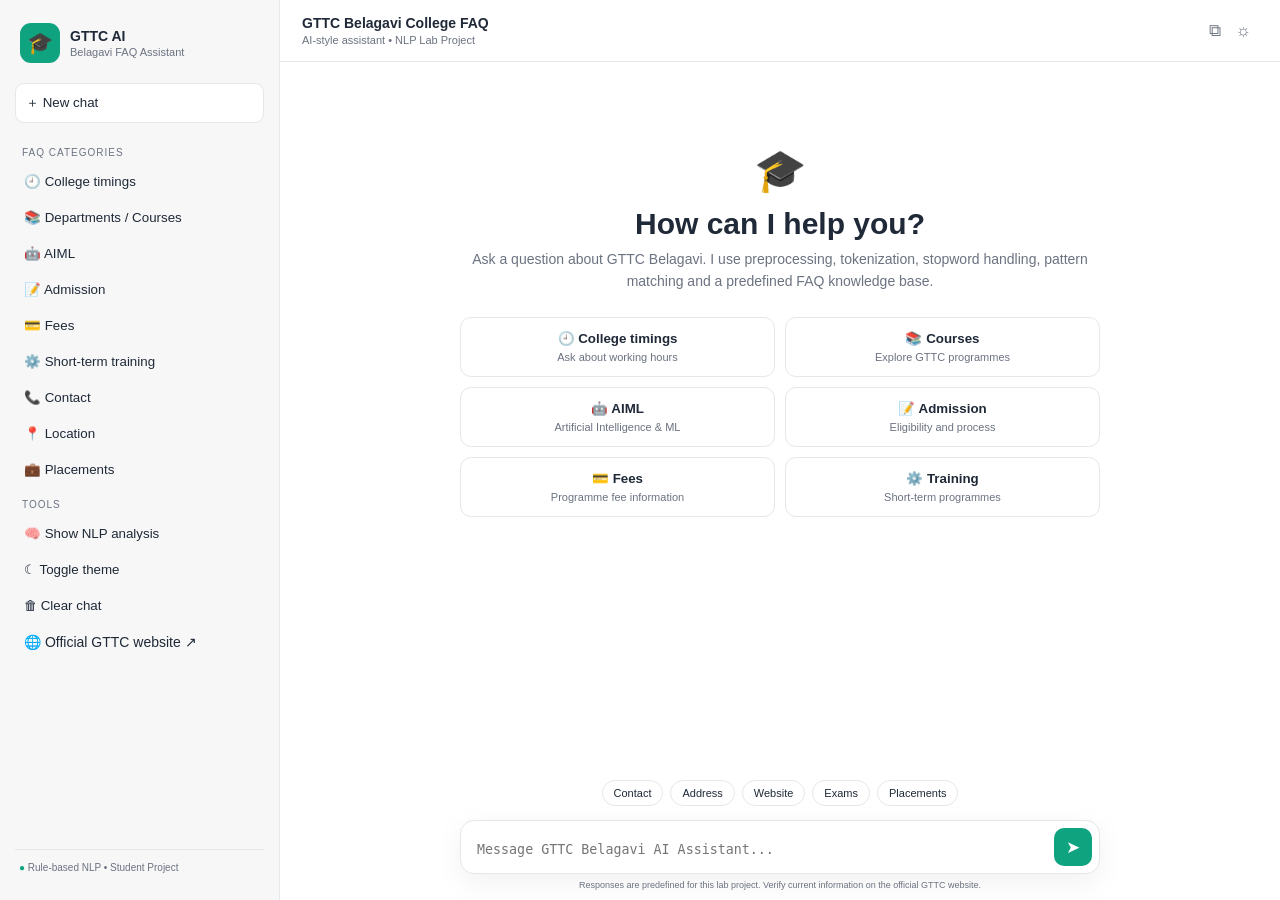
<file: GTTC_Belagavi_College_FAQ_Chatbot_CARD_UI (1)/GTTC_Belagavi_College_FAQ_Chatbot_Complete/index.html>
<!DOCTYPE html>
<html lang="en">
<head>
<meta charset="UTF-8">
<meta name="viewport" content="width=device-width, initial-scale=1.0">
<title>GTTC Belagavi • College FAQ AI</title>
<link rel="stylesheet" href="styles.css">
</head>
<body>
<div class="app">
<aside class="sidebar">
  <div class="brand"><div class="logo">🎓</div><div><b>GTTC AI</b><small>Belagavi FAQ Assistant</small></div></div>
  <button class="new" id="newChat">＋ New chat</button>
  <div class="label">FAQ CATEGORIES</div>
  <button class="nav" data-q="What are the college working hours?">🕘 College timings</button>
  <button class="nav" data-q="What departments and courses are available?">📚 Departments / Courses</button>
  <button class="nav" data-q="Tell me about AIML.">🤖 AIML</button>
  <button class="nav" data-q="How can I get admission?">📝 Admission</button>
  <button class="nav" data-q="What is the fee structure?">💳 Fees</button>
  <button class="nav" data-q="What short term courses are available?">⚙️ Short-term training</button>
  <button class="nav" data-q="How can I contact GTTC Belagavi?">📞 Contact</button>
  <button class="nav" data-q="Where is GTTC Belagavi located?">📍 Location</button>
  <button class="nav" data-q="Tell me about placements.">💼 Placements</button>
  <div class="label">TOOLS</div>
  <button class="nav" id="nlpBtn">🧠 Show NLP analysis</button>
  <button class="nav" id="themeBtn">☾ Toggle theme</button>
  <button class="nav" id="clearBtn">🗑 Clear chat</button>
  <a class="nav" target="_blank" href="https://gttc.karnataka.gov.in/9/belgaum/en">🌐 Official GTTC website ↗</a>
  <div class="sidefoot"><span>●</span> Rule-based NLP • Student Project</div>
</aside>

<main class="main">
<header>
  <div><div class="title">GTTC Belagavi College FAQ</div><div class="sub">AI-style assistant • NLP Lab Project</div></div>
  <div class="headbuttons"><button id="copyBtn">⧉</button><button id="theme2">☼</button></div>
</header>

<section class="chat" id="chat">
  <div class="welcome">
    <div class="hero">🎓</div>
    <h1>How can I help you?</h1>
    <p>Ask a question about GTTC Belagavi. I use preprocessing, tokenization, stopword handling, pattern matching and a predefined FAQ knowledge base.</p>
    <div class="cards">
      <button data-q="What are the college working hours?"><b>🕘 College timings</b><span>Ask about working hours</span></button>
      <button data-q="What courses are available?"><b>📚 Courses</b><span>Explore GTTC programmes</span></button>
      <button data-q="Tell me about AIML."><b>🤖 AIML</b><span>Artificial Intelligence & ML</span></button>
      <button data-q="How can I get admission?"><b>📝 Admission</b><span>Eligibility and process</span></button>
      <button data-q="What is the fee structure?"><b>💳 Fees</b><span>Programme fee information</span></button>
      <button data-q="What short term courses are available?"><b>⚙️ Training</b><span>Short-term programmes</span></button>
    </div>
  </div>
</section>

<div class="chips">
 <button data-q="What is the contact number?">Contact</button>
 <button data-q="What is the GTTC address?">Address</button>
 <button data-q="What is the website?">Website</button>
 <button data-q="What are the exam timings?">Exams</button>
 <button data-q="Tell me about placements.">Placements</button>
</div>

<div class="composer">
 <textarea id="input" rows="1" placeholder="Message GTTC Belagavi AI Assistant..."></textarea>
 <button id="send">➤</button>
</div>
<div class="note">Responses are predefined for this lab project. Verify current information on the official GTTC website.</div>
</main>

<div class="analysis-panel" id="analysis">
 <div class="analysis-head"><b>🧠 NLP Analysis</b><button id="closeAnalysis">×</button></div>
 <div id="analysisBody">Ask a question to see tokenization, stopword removal, intent and sentiment.</div>
</div>
</div>
<script src="app.js"></script>
</body>
</html>
</file>
<file: GTTC_Belagavi_College_FAQ_Chatbot_CARD_UI (1)/GTTC_Belagavi_College_FAQ_Chatbot_Complete/styles.css>
*{box-sizing:border-box} :root{--bg:#fff;--side:#f7f7f8;--panel:#fff;--text:#1f2937;--muted:#6b7280;--border:#e5e7eb;--accent:#10a37f;--soft:#f3f4f6;--shadow:0 8px 30px rgba(0,0,0,.06)} body.dark{--bg:#212121;--side:#171717;--panel:#212121;--text:#ececec;--muted:#a1a1aa;--border:#3b3b3b;--accent:#19c37d;--soft:#2f2f2f;--shadow:none}body{margin:0;background:var(--bg);color:var(--text);font:14px Inter,Segoe UI,Arial,sans-serif;height:100vh;overflow:hidden}.app{display:flex;height:100vh}.sidebar{width:280px;background:var(--side);border-right:1px solid var(--border);padding:15px;display:flex;flex-direction:column;gap:5px}.brand{display:flex;align-items:center;gap:10px;padding:8px 5px 15px}.logo{width:40px;height:40px;border-radius:11px;background:var(--accent);display:grid;place-items:center;font-size:21px}.brand b{display:block}.brand small{display:block;color:var(--muted);font-size:11px;margin-top:2px}.new{border:1px solid var(--border);background:var(--panel);color:var(--text);border-radius:9px;padding:10px;text-align:left;cursor:pointer;margin-bottom:10px}.label{font-size:10px;color:var(--muted);letter-spacing:.1em;margin:9px 7px 3px}.nav{border:0;background:transparent;color:var(--text);padding:8px 9px;border-radius:8px;text-align:left;cursor:pointer;text-decoration:none}.nav:hover{background:var(--soft)}.sidefoot{margin-top:auto;border-top:1px solid var(--border);padding:12px 4px;color:var(--muted);font-size:10px}.sidefoot span{color:var(--accent)}.main{flex:1;display:flex;flex-direction:column;min-width:0;position:relative}header{height:62px;border-bottom:1px solid var(--border);display:flex;align-items:center;justify-content:space-between;padding:0 22px;background:var(--panel)}.title{font-weight:750}.sub{font-size:11px;color:var(--muted);margin-top:3px}.headbuttons button{border:0;background:transparent;color:var(--muted);font-size:17px;padding:7px;cursor:pointer}.chat{flex:1;overflow-y:auto;padding:30px max(18px,calc((100vw - 920px)/2))}.welcome{text-align:center;max-width:850px;margin:6vh auto 0}.hero{font-size:42px}.welcome h1{font-size:30px;margin:12px 0 7px}.welcome p{color:var(--muted);line-height:1.6;max-width:700px;margin:0 auto 24px}.cards{display:grid;grid-template-columns:1fr 1fr;gap:10px;text-align:left}.cards button{border:1px solid var(--border);background:var(--panel);color:var(--text);border-radius:11px;padding:13px;cursor:pointer}.cards button:hover{border-color:var(--accent)}.cards b,.cards span{display:block}.cards span{color:var(--muted);font-size:11px;margin-top:5px}.msg{display:flex;gap:12px;max-width:850px;margin:0 auto 25px}.avatar{width:30px;height:30px;border-radius:8px;display:grid;place-items:center;flex:none;font-size:11px;font-weight:700}.uav{background:#64748b;color:#fff}.bav{background:var(--accent);color:#fff}.role{font-size:11px;font-weight:700;margin-bottom:5px}.text{line-height:1.65;white-space:pre-wrap}.source{margin-top:10px;padding:9px;border:1px solid var(--border);border-radius:8px;color:var(--muted);font-size:11px;background:var(--panel)}.source a{color:var(--accent);text-decoration:none}.course{border:1px solid var(--border);border-radius:10px;padding:10px;margin:8px 0;background:var(--panel)}.course b{display:block}.course small{color:var(--muted)}.typing{display:flex;gap:4px}.typing i{width:6px;height:6px;border-radius:50%;background:var(--muted);animation:t 1s infinite}@keyframes t{50%{opacity:.25;transform:translateY(-3px)}}.chips{display:flex;gap:7px;justify-content:center;flex-wrap:wrap;padding:7px}.chips button{border:1px solid var(--border);background:var(--panel);color:var(--text);border-radius:18px;padding:6px 11px;font-size:11px;cursor:pointer}.composer{margin:7px max(18px,calc((100vw - 920px)/2)) 0;border:1px solid var(--border);background:var(--panel);border-radius:14px;padding:7px;display:flex;align-items:end;box-shadow:var(--shadow)}textarea{flex:1;resize:none;border:0;outline:0;background:transparent;color:var(--text);padding:9px;max-height:140px}#send{width:38px;height:38px;border:0;border-radius:10px;background:var(--accent);color:white;font-size:17px;cursor:pointer}.note{text-align:center;color:var(--muted);font-size:9px;padding:6px 10px 10px}.analysis-panel{position:absolute;right:18px;top:75px;width:330px;max-height:75vh;overflow:auto;background:var(--panel);border:1px solid var(--border);border-radius:12px;box-shadow:0 12px 40px rgba(0,0,0,.15);padding:14px;display:none}.analysis-panel.show{display:block}.analysis-head{display:flex;justify-content:space-between;border-bottom:1px solid var(--border);padding-bottom:9px;margin-bottom:10px}.analysis-head button{border:0;background:transparent;color:var(--muted);font-size:20px;cursor:pointer}.tag{display:inline-block;background:var(--soft);border:1px solid var(--border);padding:4px 7px;border-radius:6px;margin:3px;font-size:11px}.meter{height:8px;border-radius:5px;background:var(--soft);overflow:hidden;margin:6px 0 12px}.meter div{height:100%;background:var(--accent)}@media(max-width:850px){.sidebar{display:none}.cards{grid-template-columns:1fr}.analysis-panel{right:10px;left:10px;width:auto}.welcome h1{font-size:25px}}
.option-list{display:flex;flex-direction:column;gap:10px;margin:9px 0 4px;max-width:760px}.option-card{border:1px solid var(--border);border-radius:13px;padding:15px 16px;background:var(--panel);box-shadow:0 3px 12px rgba(0,0,0,.035);transition:.15s}.option-card:hover{border-color:var(--accent);transform:translateY(-1px)}.option-title{font-size:17px;font-weight:750;color:var(--text);line-height:1.35}.option-meta{margin-top:5px;color:#64748b;font-size:13px;line-height:1.45}.option-extra{margin-top:4px;color:var(--muted);font-size:11px}.placement .option-title,.entrepreneur .option-title{font-size:15px}.placement-subtitle{font-weight:750;margin-top:16px!important;margin-bottom:5px}.schedule .option-title{font-size:16px}.fee .option-meta{font-weight:650;color:var(--accent)}
</file>
